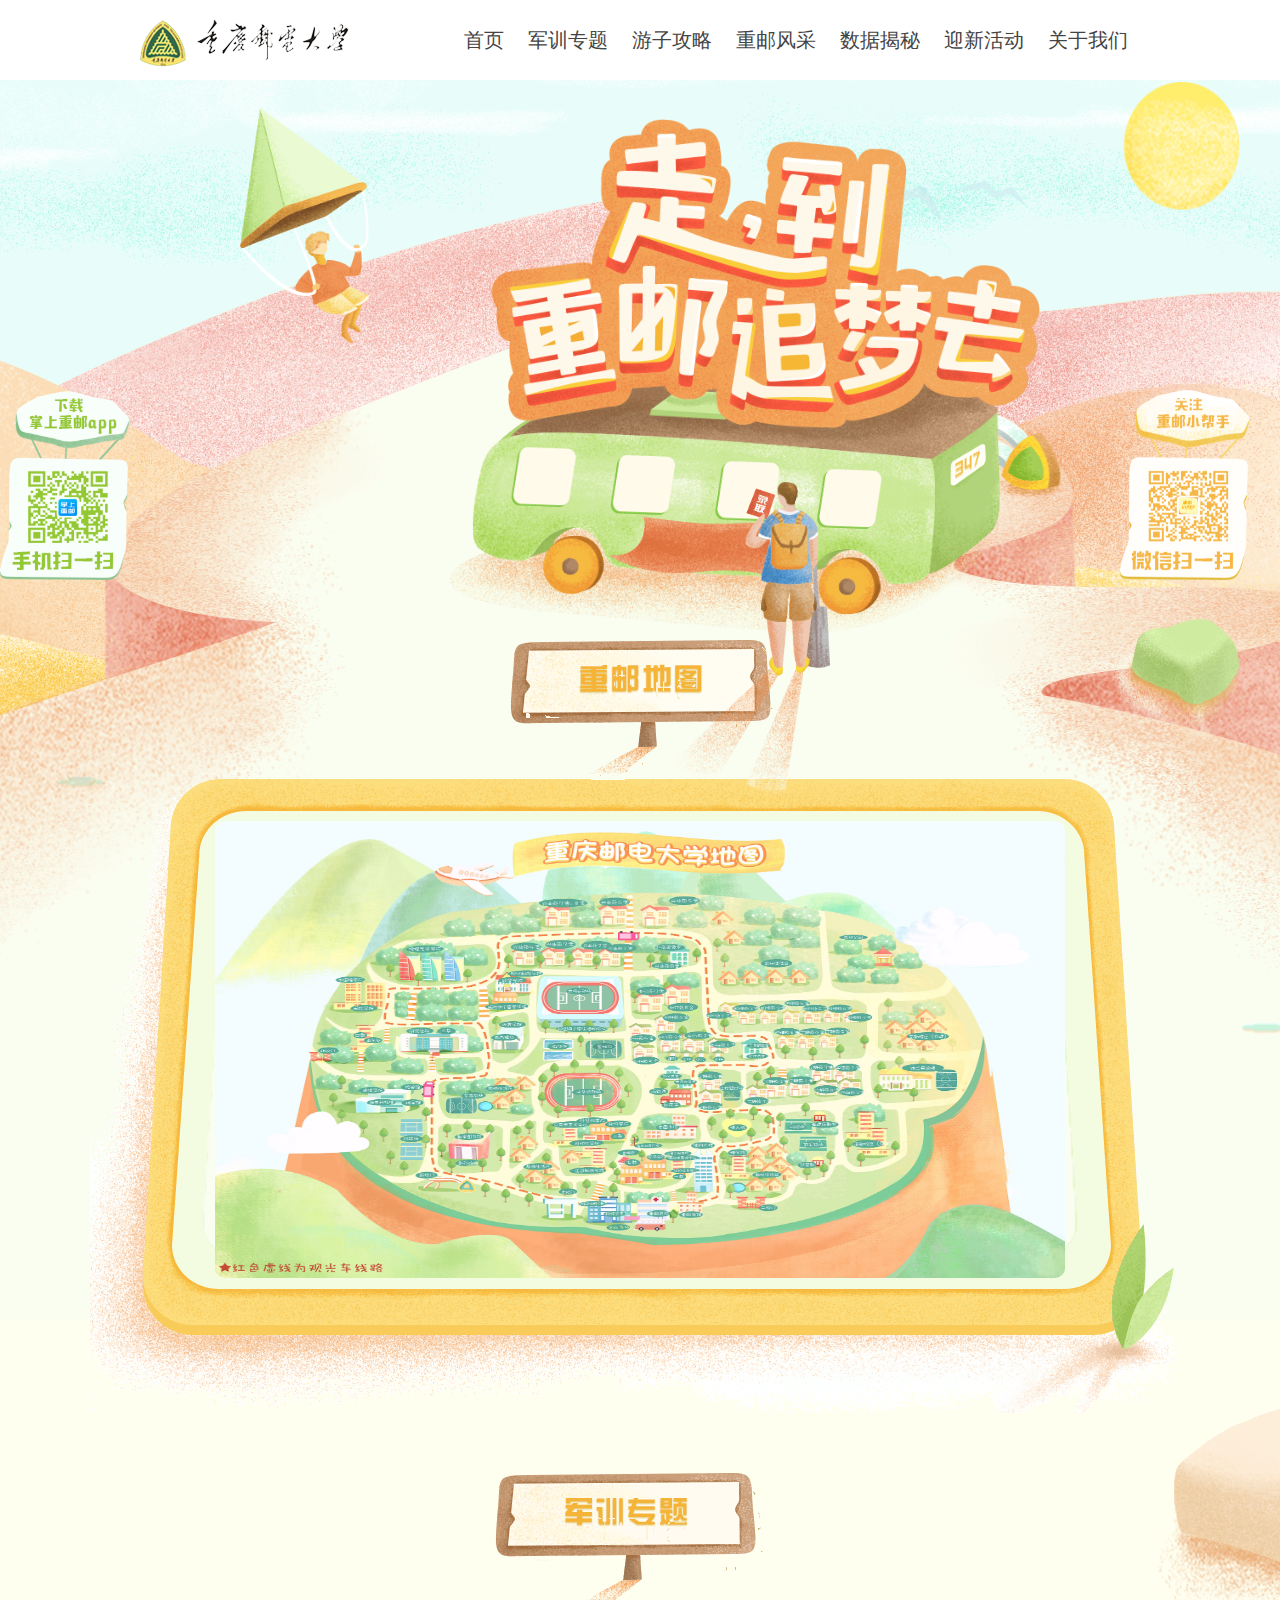
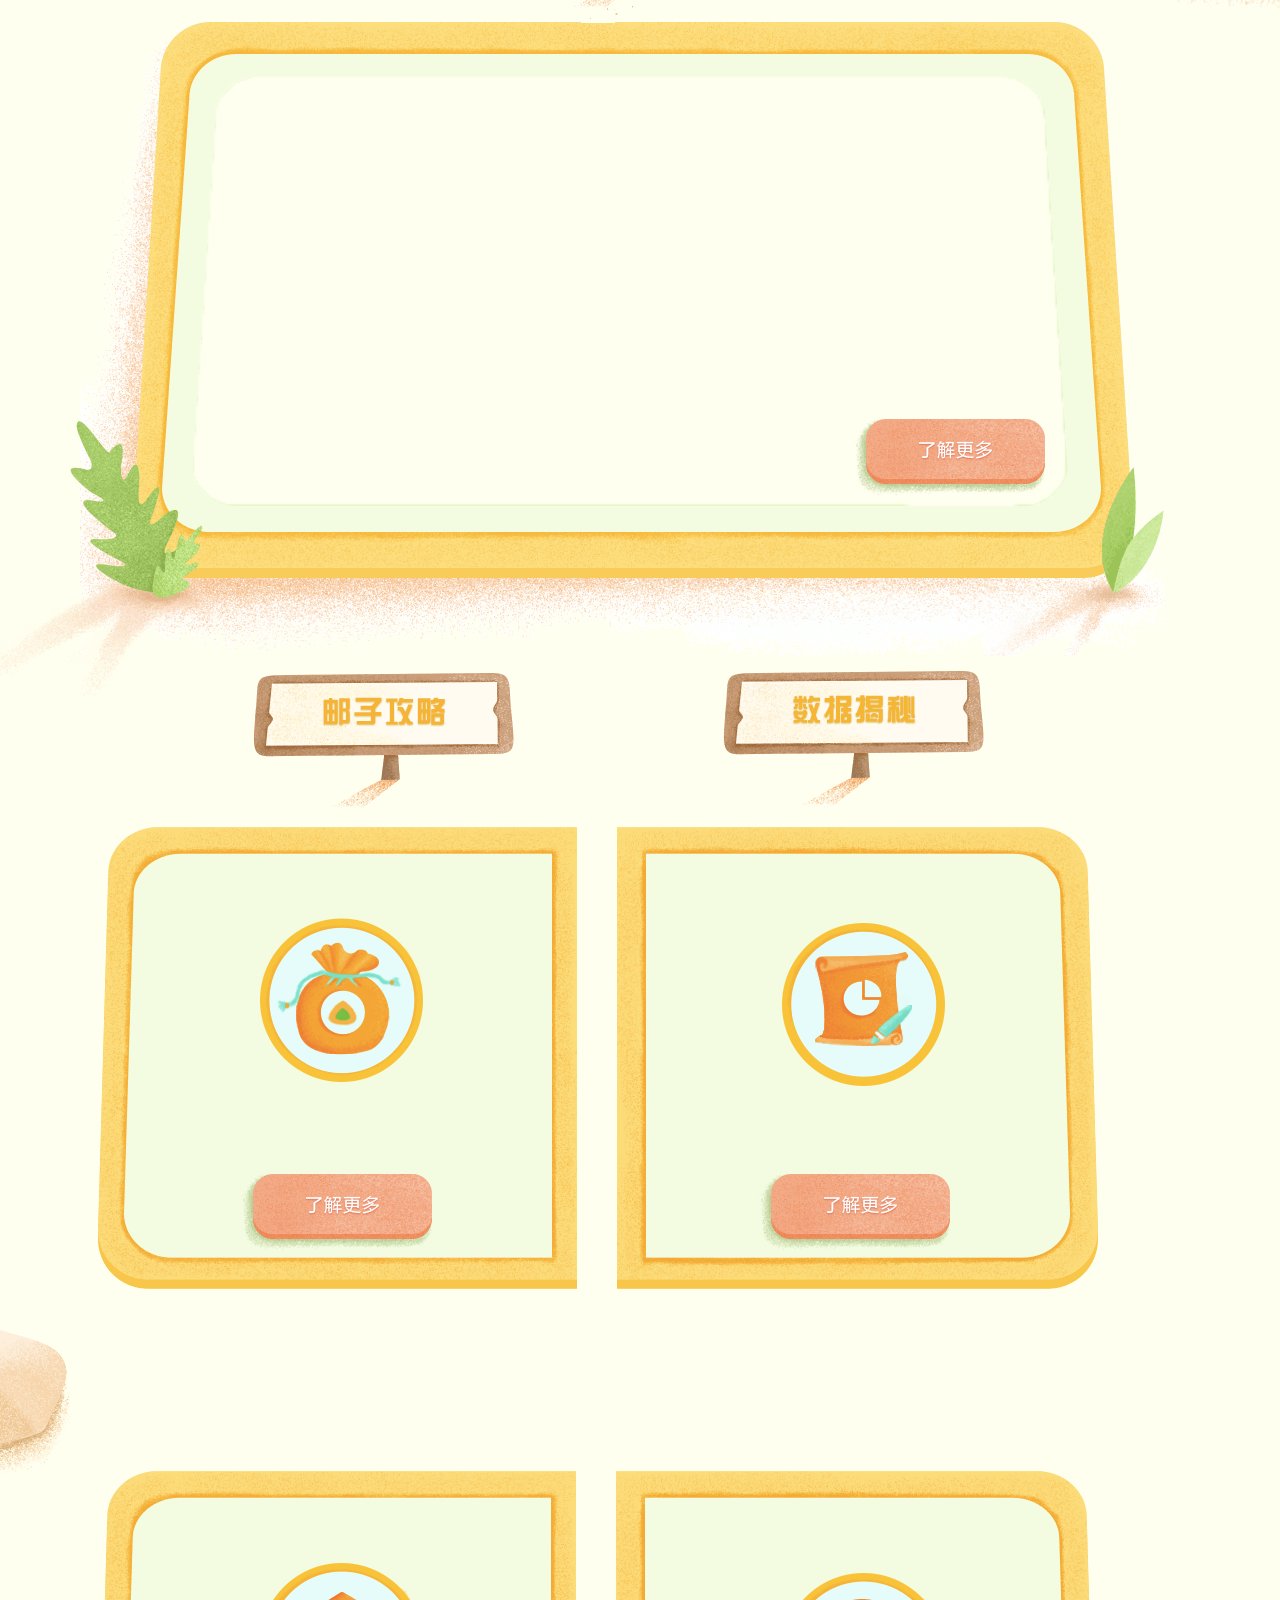
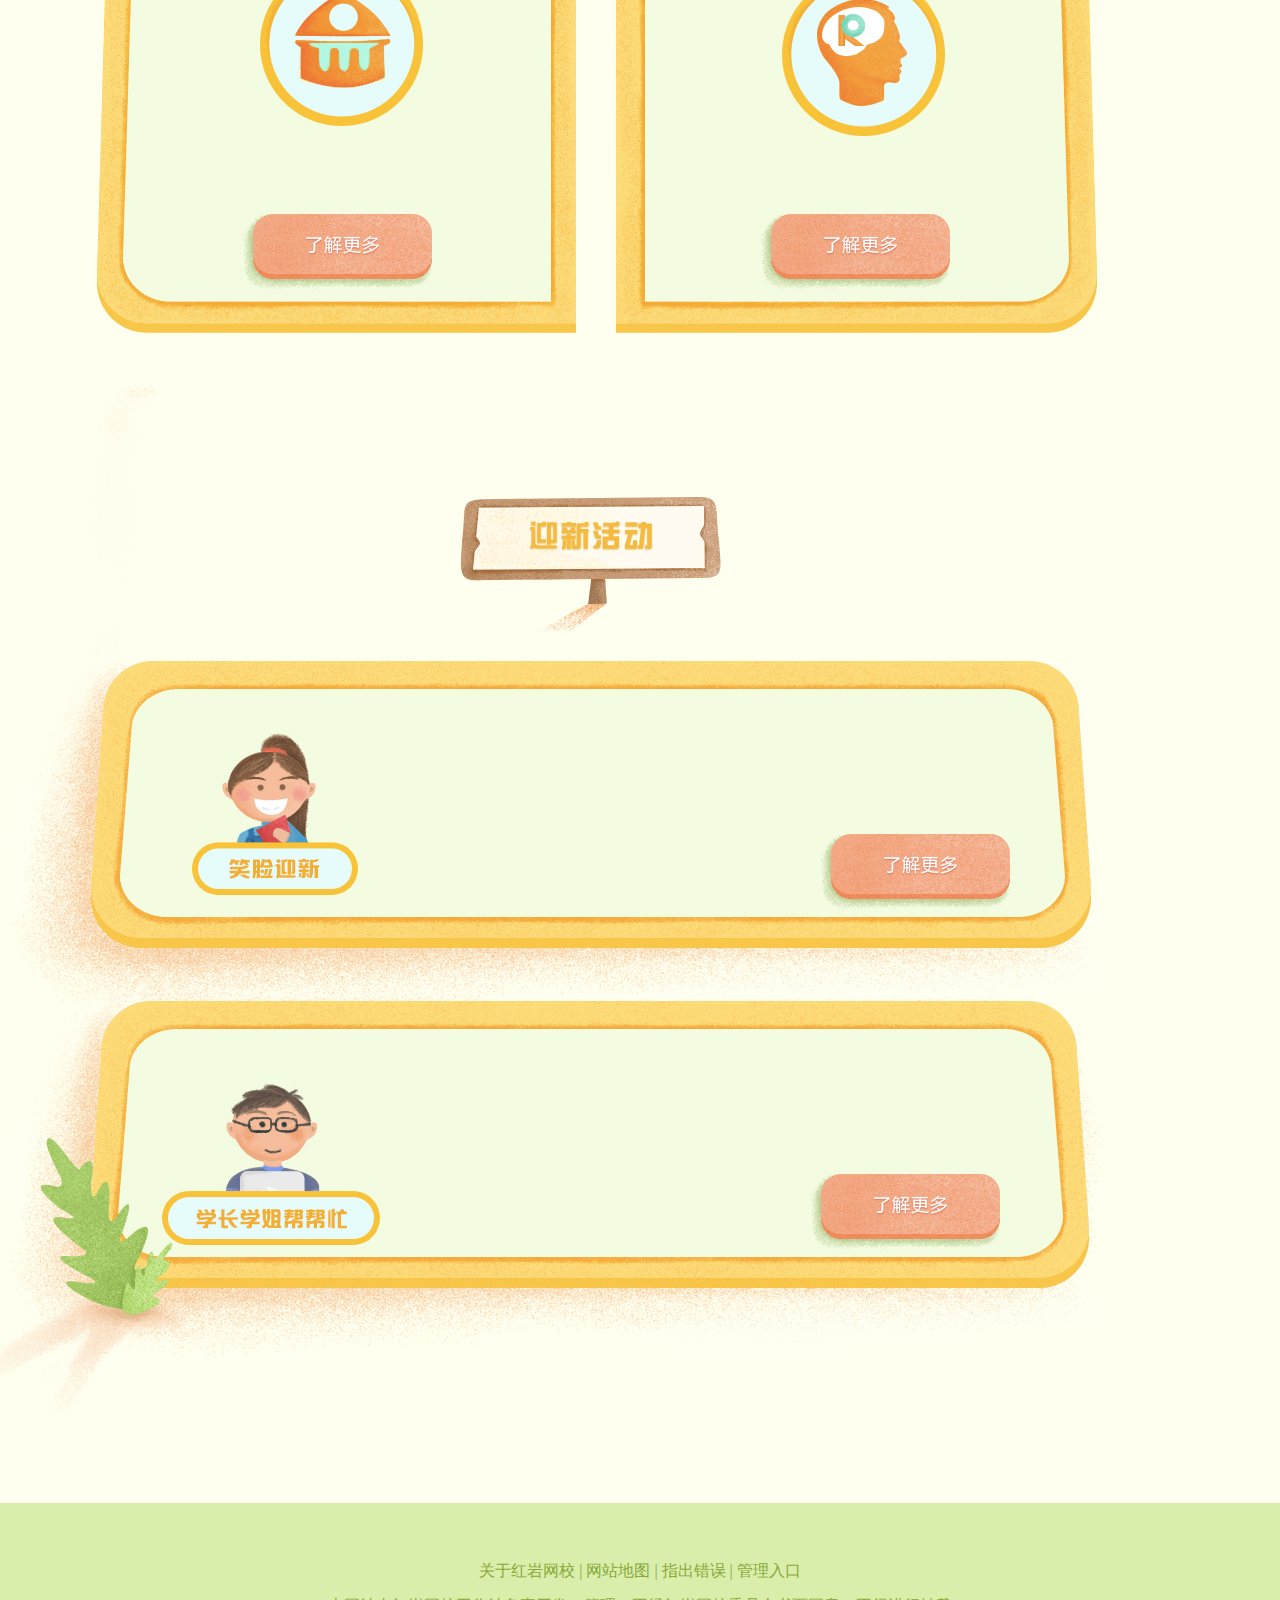
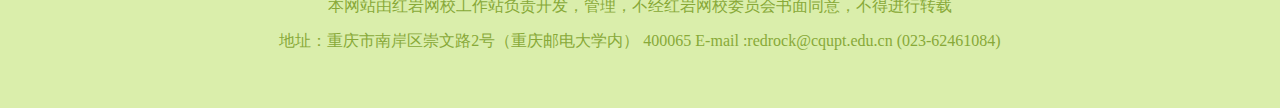
<file: CircleContact/index.html>
<!DOCTYPE html>
<html lang="en">
<head>
<meta charset="UTF-8">
<meta name="viewport"content="width=device-width,initial-scale=1,user-scalable=no">
<title>2017迎新网</title>
<link rel="stylesheet" type="text/css" href="main.css">
</head>
<body>
<div class="nav clearfix">
	<div class="nav-in">
		<div class="ni-l">
			<img src="img/one.png">
		</div>
		<ul class="ni-r">
		    <li>关于我们<div>关于我们</div></li>
			<li>迎新活动<div>迎新活动</div></li>
			<li>数据揭秘<div>数据揭秘</div></li>
			<li>重邮风采<div>重邮风采</div></li>
			<li>游子攻略<div>游子攻略</div></li>
			<li>军训专题<div>军训专题</div></li>
			<li>首页<div>首页</div></li>
		</ul>
	</div>
</div>
<div class="banner clearfix">
<div class="Bigcontainer">
	 <div class="lantian"></div>
	 <div class="shan"></div>
	 <div class="lu"></div>
	 <div class="yishuzi"></div>
	 <div class="car"></div>
	 <div class="flyman"></div>
	 <div class="left"></div>
	 <div class="right"></div>
	 <div class="sun"></div>
	 <div class="passerby"></div>
	 <div class="top"></div>
  <div class="center">
	 	<div class="map"></div>
	 	<div class="border">
	 		<img src="img/map.jpg" class="tinymap">
	 	</div>
	 	<div class="army"></div>
	 	<div class="waikuang">
	 		<img src="img/leaf.png" class="leaf">
	 		<img src="img/button.png" class="button">
	 		<img src="img/rightstone.png" class="rightstone">
	 	</div>
	 	<div class="twolofo">
	 		<img src="img/five.png" class="logo">
	 		<img src="img/six.png" class="logo ps2">
	 	</div>
	 	<div class="fourboxes">
	 	    <img src="img/leftstone.png" class="leftstone">
	 		<img src="img/button.png" class="btn-1">
	 		<img src="img/button.png" class="btn-2">
	 		<img src="img/button.png" class="btn-3">
	 		<img src="img/button.png" class="btn-4">
	 		<img src="img/seven.png" class="mark-1">
	 		<img src="img/eight.png" class="mark-2">
	 		<img src="img/eleven.png" class="mark-3">
	 		<img src="img/twelve.png" class="mark-4">
	 	</div>
	 	<div class="yinxin"></div>
	 	<div class="sec-box">
	 		<img src="img/button.png" class="cerv-1">
	 		<img src="img/button.png" class="cerv-2">
	 		<img src="img/face1.png" class="face-1">
	 		<img src="img/face2.png" class="face-2">
	 		<img src="img/leaf.png" class="leaf2">
	 	</div>
  </div>
</div>
<div>
<div class="footer">
<div class="ft-in">
	<a href="#">关于红岩网校</a>
	|
	<a href="#">网站地图</a>
	|
	<a href="#">指出错误</a>
	|
	<a href="#">
	管理入口
	</a>
	<br>
	本网站由红岩网校工作站负责开发，管理，不经红岩网校委员会书面同意，不得进行转载
	<br>
	地址：重庆市南岸区崇文路2号（重庆邮电大学内） 400065 E-mail :redrock@cqupt.edu.cn (023-62461084)
</div>
</div>
</body>
</html>
</file>
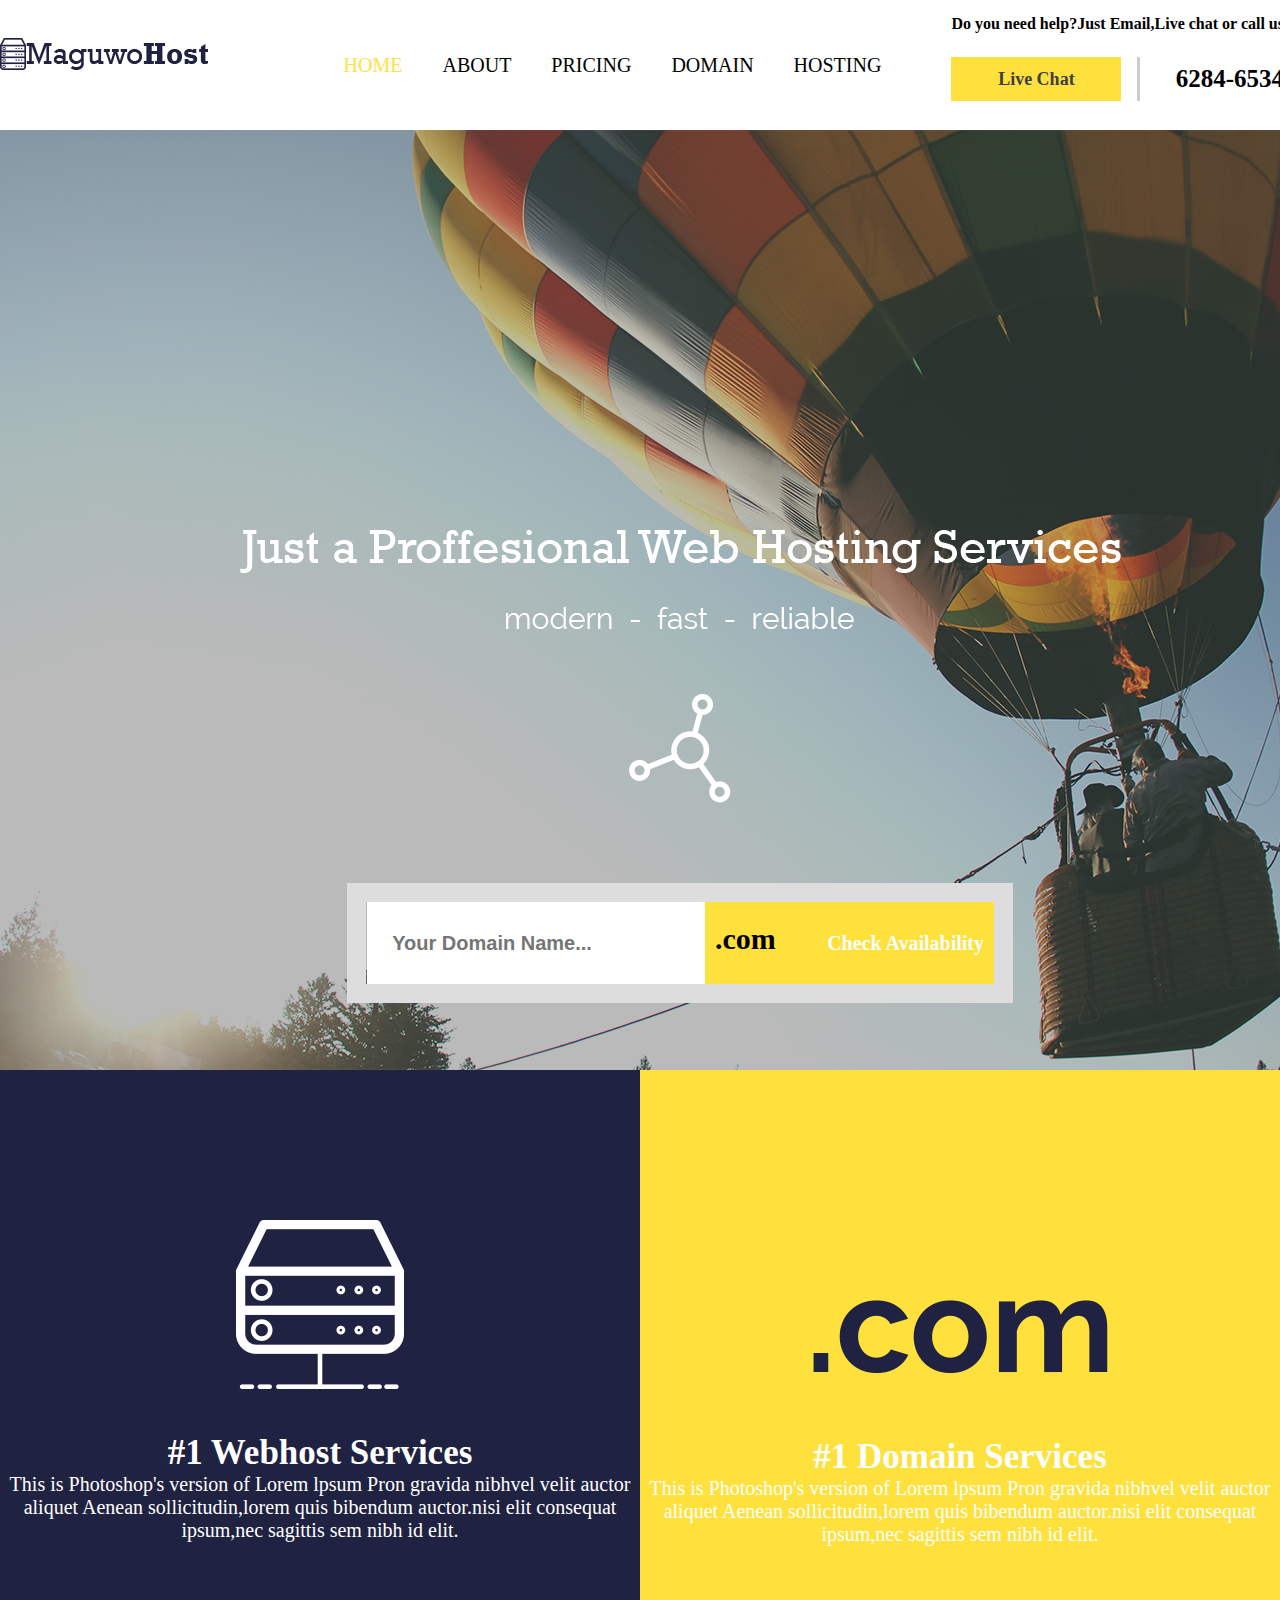
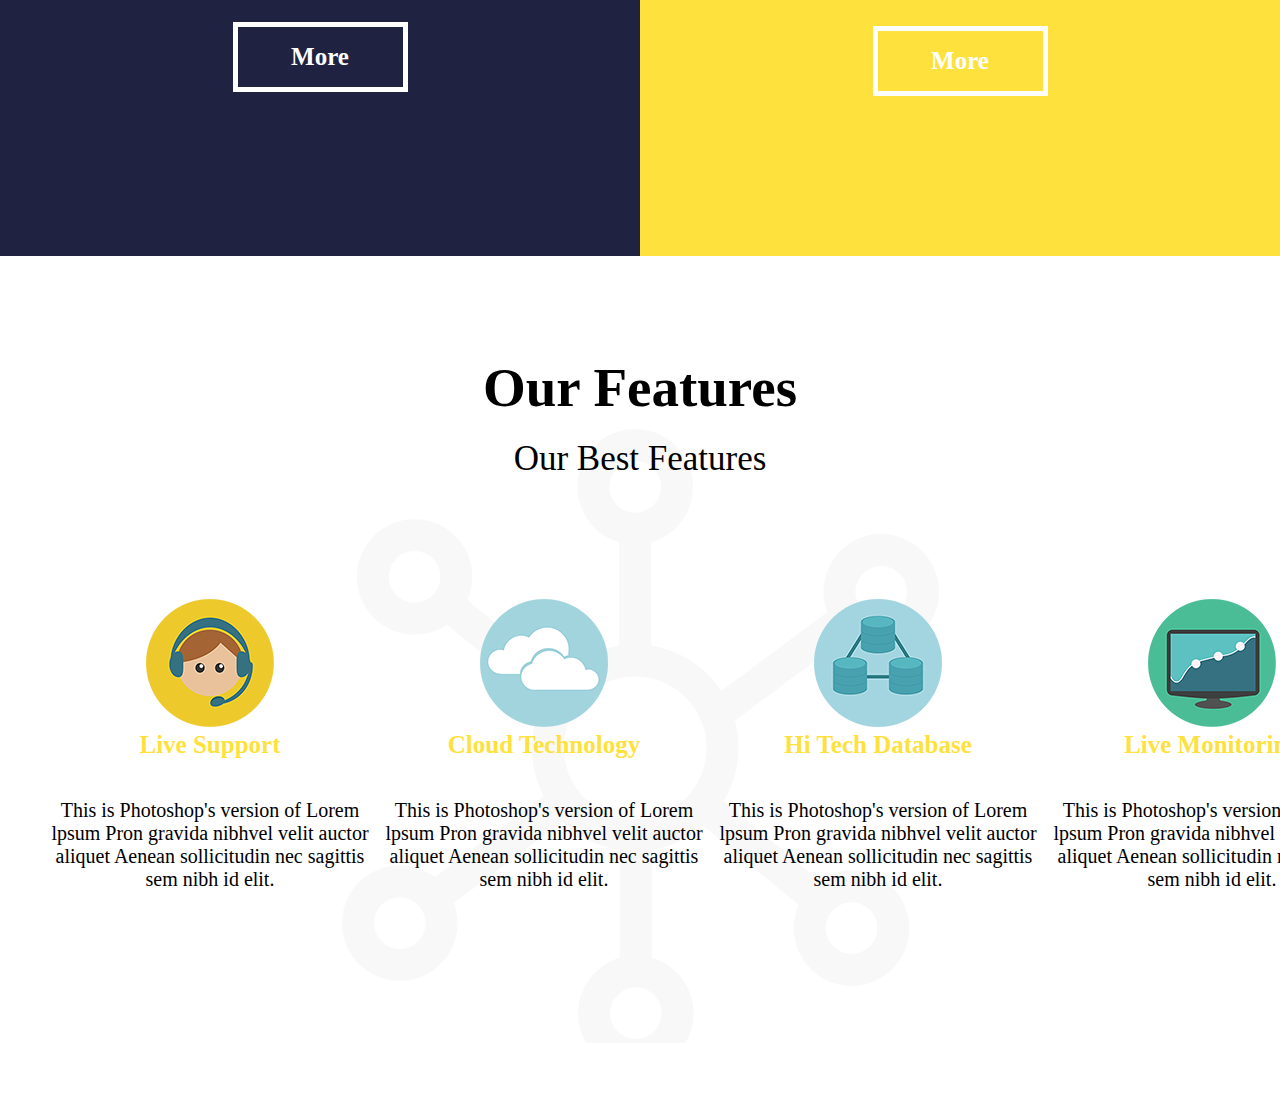
<file: DoubleContact/index.html>
<!DOCTYPE html>
<html lang="en">
<head>
<meta charset="UTF-8">
<title>Frontend Homework 5</title>
<link rel="stylesheet" type="text/css" href="main.css">
</head>
<body>
<header class="clearfix">
	<nav>
		<a href="#" class="nav-left"><img src="img/1.png" alt=""><img src="img/2.png" alt=""></a>
		<div class="nav-Right">
		<div class="nav-center">
			 <ul class="remark">
			 	<li class="mark"><a href="#" style="color:rgb(255,226,67);">HOME</a></li>
			 	<li class="mark"><a href="#">ABOUT</a></li>
			 	<li class="mark"><a href="#">PRICING</a></li>
			 	<li class="mark"><a href="#">DOMAIN</a></li>
			 	<li class="mark"><a href="#">HOSTING</a></li>
			 </ul>
		</div>

		<div class="nav-right">
			<p class="text">Do you need help?Just Email,Live chat or call us</p>
			<div class="nav-right-bottom">
			<div class="livechat"><span>Live Chat</span></div>
			
			<div class="phonenumber"><span>6284-6534</span></div>
			<div class="col"></div>
			</div>
		</div>
	</div>
	</nav>
</header>
<content>
<div class="grey">
<div class="container">
	<div class="main-text">
		<img src="img/5.png">
		<img src="img/9.png" class="gap">
		<img src="img/6.png" class="logo">
		<div class="input-container">
				<input type="text" placeholder=" Your Domain Name..."></input>
			<div class="btn">
		     <span class="btn-left">.com</span>
		     <span class="btn-right">Check Availability</span>
			</div>
		</div>
	</div>
</div>
</div>
<div class="middle-container">
	<div class="middle-left">
		<img src="img/11.png" class="middle-logo">
		<h1>#1 Webhost Services</h1>
		<span class="spatxt">This is Photoshop's version of Lorem lpsum Pron gravida nibhvel
		velit auctor aliquet Aenean sollicitudin,lorem quis bibendum auctor.nisi elit consequat ipsum,nec sagittis sem nibh id elit.</span>
		<br/>
		<div class="more">More</div>
	</div>
	<div class="middle-right">
		<img src="img/10.png" class="right-logo">
		<h1 style="margin-top:60px;">#1 Domain Services</h1>
		<span class="spatxt">This is Photoshop's version of Lorem lpsum Pron gravida nibhvel
		velit auctor aliquet Aenean sollicitudin,lorem quis bibendum auctor.nisi elit consequat ipsum,nec sagittis sem nibh id elit. </span>
		<br/>
		<div class="more">More</div>
	</div>
</div>
<footer>
	<div class="footer-txt">
	    <h2>Our Features</h2>
		<span class="footer-span">Our Best Features</span>
	</div>
	<div class="client">
			<div class="user-fuc">
				<img src="img/13.png">
				<h3>Live Support</h3>
				<span class="spatxt" style="color:black">This is Photoshop's version of Lorem lpsum Pron gravida nibhvel
		velit auctor aliquet Aenean sollicitudin nec sagittis sem nibh id elit. </span>
			</div>
			<div class="user-fuc">
				<img src="img/14.png">
				<h3>Cloud Technology</h3>
				<span class="spatxt" style="color:black">This is Photoshop's version of Lorem lpsum Pron gravida nibhvel
		velit auctor aliquet Aenean sollicitudin nec sagittis sem nibh id elit. </span>
			</div>
			<div class="user-fuc">
				<img src="img/15.png">
				<h3>Hi Tech Database</h3>
				<span class="spatxt" style="color:black">This is Photoshop's version of Lorem lpsum Pron gravida nibhvel
		velit auctor aliquet Aenean sollicitudin nec sagittis sem nibh id elit. </span>
			</div>
			<div class="user-fuc">
				<img src="img/16.png">
				<h3>Live Monitoring</h3>
				<span class="spatxt" style="color:black">This is Photoshop's version of Lorem lpsum Pron gravida nibhvel
		velit auctor aliquet Aenean sollicitudin nec sagittis sem nibh id elit. </span>
			</div>
   </div>
</footer>
</content>
</body>
</html>
</file>
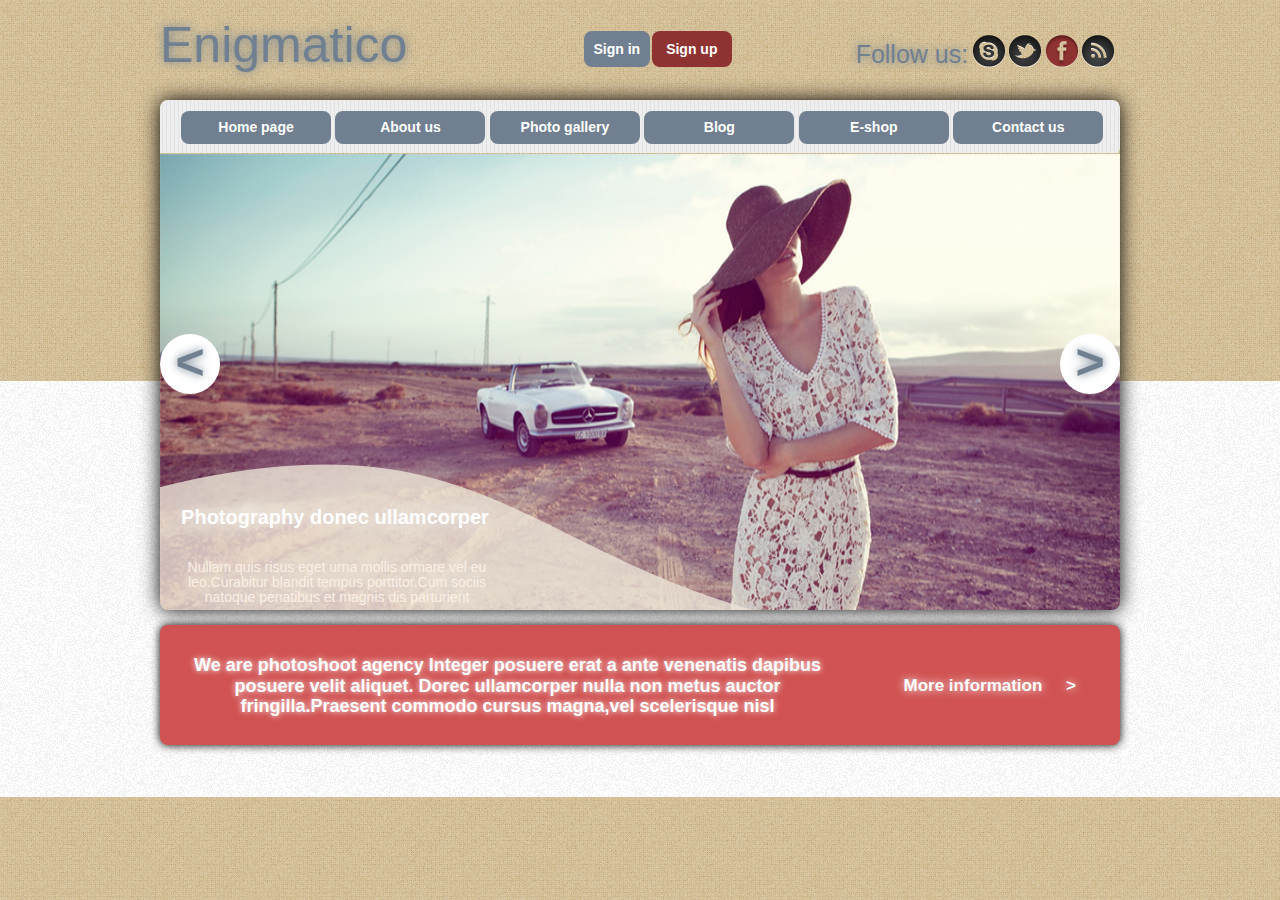
<file: Webpage/index.html>
<!DOCTYPE html>
<html lang="en">
<head>
<meta charset="UTF-8">
<title>Enigmatico</title>
<link rel="stylesheet" type="text/css" href="css/normalize.css">
<link rel="stylesheet" type="text/css" href="css/main.css">
<script type="text/javascript" src="js/jquery.js"></script>
</head>
<body background="img/layout.png">
<div class="super-container">
	<div class="banner clearfix">
		<span>Enigmatico</span>
		    <div class="coin">
			   <div class="icon" style="background:#708090;">Sign in</div><div class="icon" style="background:#8f3232;width:80px;">Sign up</div>
		    </div>
		  <div class="banner-right">
		  	 <span class="txt">Follow us:</span>
		  	    <a href="#"><img src="img/sina.png" class="logo"></a>
		  	       <a href="#"><img src="img/twitter.png" class="logo"></a>
		  	         <a href="#"><img src="img/facebook.png" class="logo"></a>
		  	      <a href="#"><img src="img/wifi.png" class="logo"></a>
		      </div>
		  </div>
<div class="main-container">
	   <div class="nav"><img src="img/nav.png">
		    <div class="nav-container">
				 <a href="#" class="nav-btn">Home page</a>
		            <a href="#" class="nav-btn" id="slide">About us</a>
	                   <div class="show">
		                   <ul class="Light">
					           <li>Consectetur</li>
					        	    <li>Vehicula</li>
					        	        <li>Sit Dapibus Ligula</li>
					        	    <li>Consectetur</li>
					        	<li>Vehicula Sit</li>
					        <li>Dapibus Ligula</li>
					    <li>Consectetur Vehicula</li>	
				    </ul>
	           </div>
            <a href="#" class="nav-btn">Photo gallery</a>
          <a href="#" class="nav-btn">Blog</a>
        <a href="#" class="nav-btn">E-shop</a>
      <a href="#" class="nav-btn">Contact us</a>
    </div>
      </div>
		 <div class="Carousel">
			 <div class="btn-left"><p class="left"><</p></div>
			    <div class="btn-right"><p class="right">></p></div>
			        <div class="Carsel-container">
			           <div class="inner-wrap"><img class="view" src="img/1.png"></div>
		                 <div class="inner-wrap"><img class="view" src="img/2.jpg"></div>
		                   <div class="inner-wrap"><img class="view" src="img/3.jpg"></div>
	                         <div class="inner-wrap"><img class="view" src="img/4.jpg"></div>
		                       <div class="inner-wrap"><img class="view" src="img/5.jpg"></div>
			                 <div class="inner-wrap"><img class="view" src="img/6.jpg"></div>
				           <div class="inner-wrap"><img class="view" src="img/7.jpg"></div>
			            <div class="inner-wrap"><img class="view" src="img/1.png"></div>
		             </div>
	              </div>
               <div class="curtain">
            <img src="img/shape.png">
         </div>
      <div class="cur-inside"><p id="part">Photography donec ullamcorper</p><p id="partwo">Nullam quis risus eget urna mollis ormare vel eu leo.Curabitur blandit
tempus porttitor.Cum sociis natoque penatibus et magnis dis parturient</p>
</div>
  </div>
	 <div class="gap" style="width:960px;height:15px;"></div>
	    <div class="footer">
		   <div class="story"><p>We are photoshoot agency Integer posuere erat a ante venenatis dapibus posuere velit aliquet.
 Dorec ullamcorper nulla non metus auctor fringilla.Praesent commodo cursus magna,vel scelerisque nisl</p>
               </div>
		          <div class="footer-right">
			 <div class="carrot">&nbsp;&nbsp;More information &nbsp;&nbsp;&nbsp;&nbsp;></div>
		 </div>
	</div>
</div>
</body>
<script type="text/javascript">
//二级菜单滑入滑出
$('#slide').mouseenter(function(){
	$('#slide').next('.show').slideDown(500);
});
$('.show').mouseleave(function(){
	$('#slide').next('.show').slideUp(500);
});
//轮播图实现
var flag = true;
var _index = 0;
var imgWidth = $('.view').width();
var innerGroup = $('.inner-wrap');
var rightArrow = $('.btn-right');
var leftArrow = $('.btn-left');
var timer = null;

$(".Carousel").hover(function() {
    //鼠标移入
    clearInterval(timer);
    flag = false;
}, function() {
    flag = true;
    timer = setInterval(go, 3000);
});

function autoGo(bol) {
    //自动行走
    if (bol) {
        timer = setInterval(go, 3000);
    }
}

autoGo(flag);

function go() {
    //计时器的函数
    _index++;
    selectPic(_index);
}

rightArrow.on("click", function() {
    //右箭头
    flag = false;
    clearInterval(timer);
    _index++;
    selectPic(_index);
})
leftArrow.on("click", function() {
    //左箭头
    flag = false;
    clearInterval(timer);
    if (_index == 0) {
        _index = innerGroup.length - 1;
        $(".Carsel-container").css("left", -(innerGroup.length - 1) * imgWidth);
    }
    _index--;
    selectPic(_index);
});

function selectPic(num) {
    $(".Carsel-container").animate({
        left: -num * imgWidth,
    }, 2000, function() {
        //检查是否到最后一张
        if (_index == innerGroup.length - 1) {
            _index %= 7;
            $(".Carsel-container").css("left", "0px");
        }
    })
}
</script>
</html>
</file>
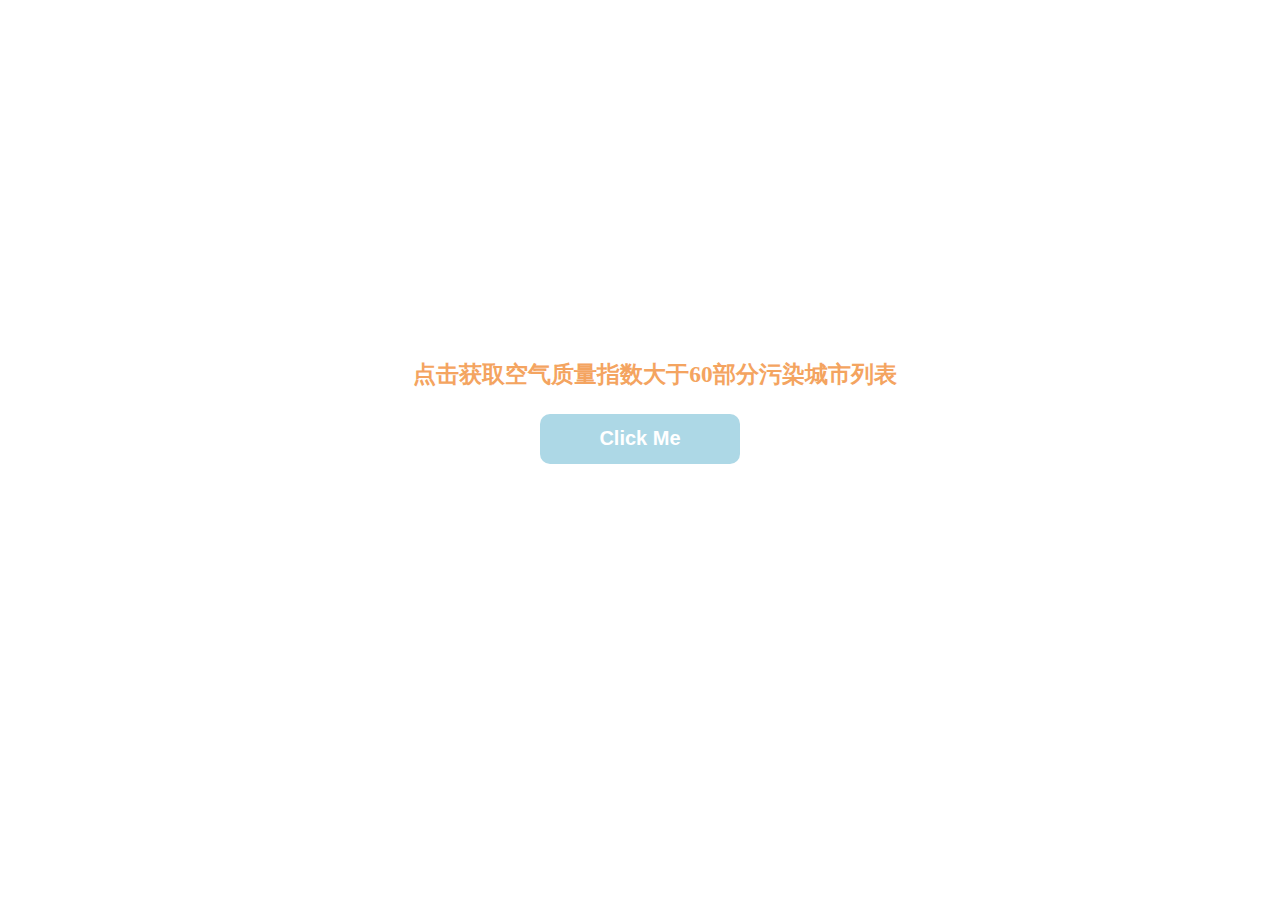
<file: Append/DOM.html>
<!DOCTYPE html>
<html>
<head>
<meta charset="utf-8">
<title>IFE JavaScript Task 01</title>
<style type="text/css">
div{
  position:absolute;
  top:50%;
  left:50%;
  transform:translate(-50%,-50%);
  width:600px;
  height:230px;
  font-size:20px;
  font-weight:bold;
  text-align:center;
  color:#F4A460;
  overflow:hidden;
}
li{
  list-style:none;
  text-align:left;
  position:relative;
  left:178px;
}
#btn{
  width:200px;
  height:50px;
  background:#ADD8E6;
  border:none;
  border-radius:10px;
  outline:none;
  cursor:pointer;
  font-size:20px;
  font-weight:bold;
  color:#fff;
}
h3{
  position:relative;
  left:15px;
}
</style>
</head>
<body>
<div>
<h3>点击获取空气质量指数大于60部分污染城市列表</h3>
<button id="btn" type="none">Click Me</button>
<ul id="aqi-list">
</ul>
</div>
<script type="text/javascript">
  var aqiData = [
  ["西安", 100],
  ["上海", 50],
  ["福州", 10],
  ["广州", 50],
  ["北京", 90],
  ["成都", 90]
];
var number =["一","二","三"];
var btn = document.getElementById("btn");
var j = 0;
btn.onclick = function (){

//方法一
var list ="";
for (var i = 0; i < aqiData.length; i++) {
if (aqiData[i][1]>=60) {
   list += "<li>" + "第" +number[j]+ "名" + "&nbsp;&nbsp;&nbsp;" +aqiData[i][0]+ ":" + "&nbsp;" +aqiData[i][1]+ "</li>";
   var aqi = document.getElementById("aqi-list");
   if (j<=2) {
    aqi.innerHTML = list;
    j++;
   }
  }
}

//方法二
 /*for (var i = 0; i < aqiData.length; i++) {
   if (aqiData[i][1]>=60) {
      var aqi = document.getElementById("aqi-list");
      var elementLi = document.createElement("li"); 
      aqi.appendChild(elementLi);
      elementLi.innerHTML ="第" +number[j]+ "名" + "&nbsp;&nbsp;&nbsp;" +aqiData[i][0]+ ":" +aqiData[i][1];
      j++;
    }
   }*/

};
</script>
</body>
</html>
</file>
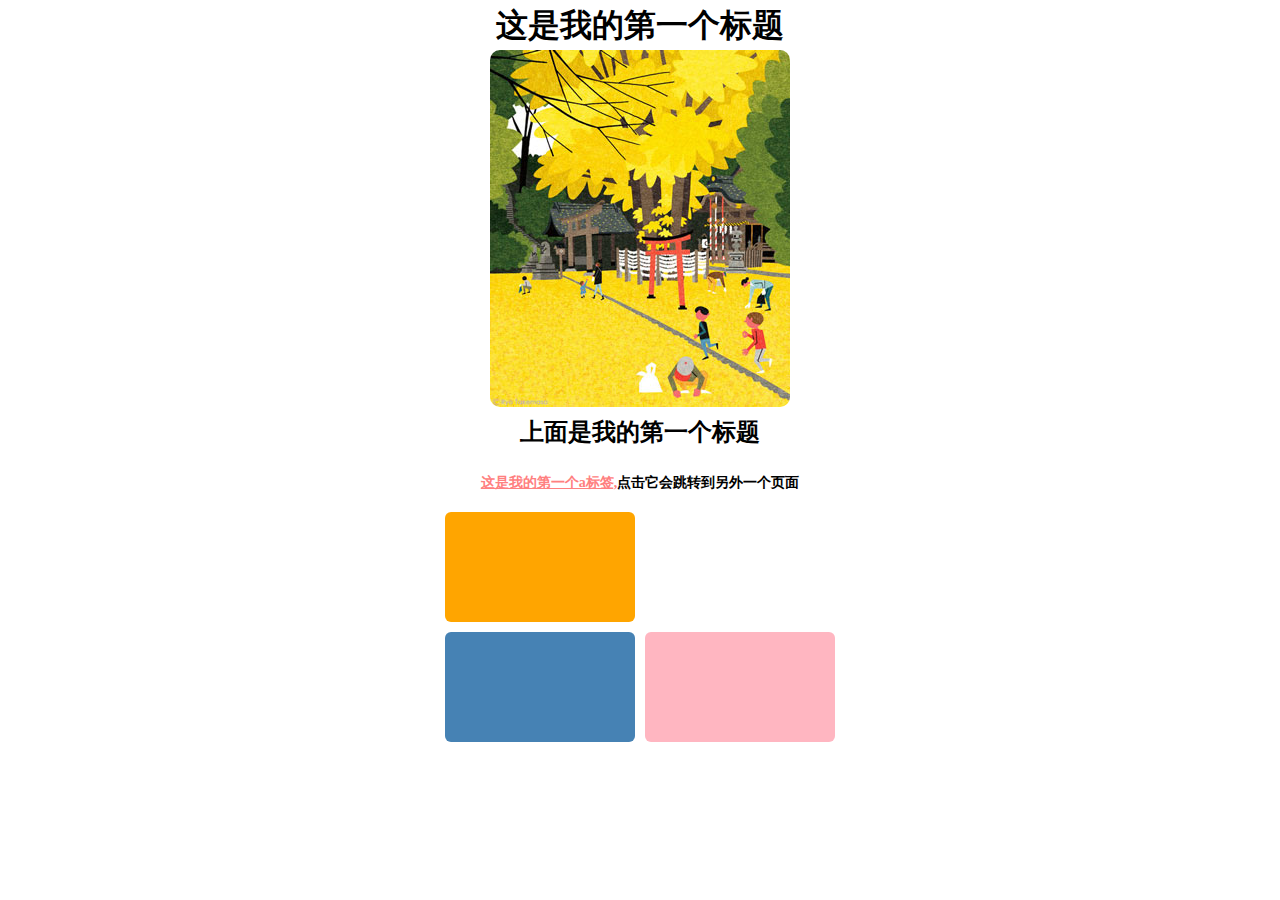
<file: Tiny/demo.html>
<!DOCTYPE html>
<html lang="en">
<head>
	<meta charset="UTF-8">
	<title>预习作业</title>
	<link rel="stylesheet" type="text/css" href="demo.css">
</head>
<body>
	<div class="header"><h1>这是我的第一个标题</h1></div>
	<div class="img-container"><img src="4.jpg"></div>
	<div class="header"><h2>上面是我的第一个标题</h2></div>
	<div class="header"><a href="http://baidu.com" target="_blank">这是我的第一个a标签,</a><p>点击它会跳转到另外一个页面</p></div>
	<div class="forth-container">
		<div class="inside"></div>
		<div class="inside" style="display:block;visibility:hidden;"></div>
		<div class="inside" style="background:#4682B4;"></div>
		<div class="inside" style="background:#FFB6C1;"></div>
	</div>
</body>
</html>
</file>
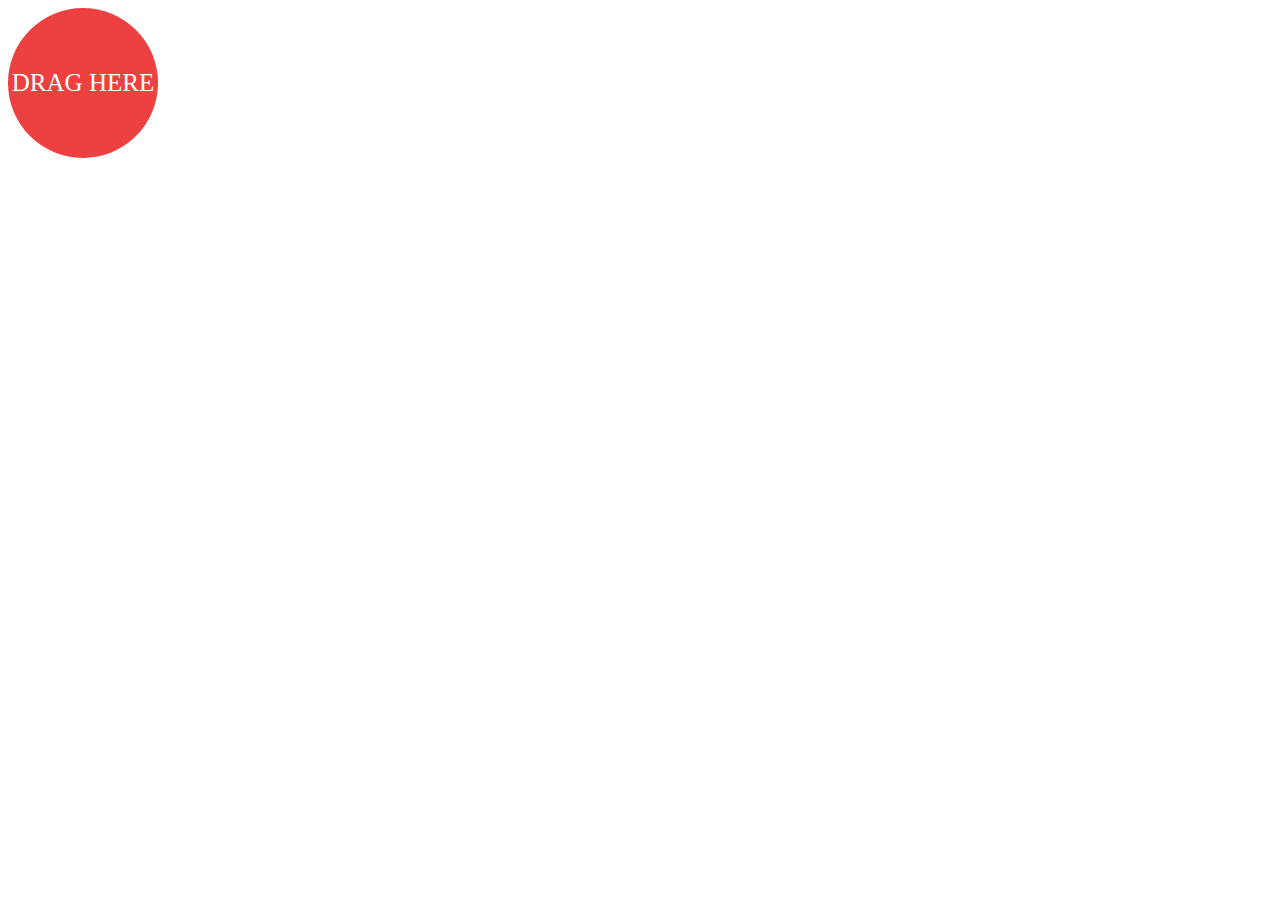
<file: Triple/Drag.html>
<!DOCTYPE html>
<html lang="en">
<head>
<meta charset="UTF-8">
<title>Drag</title>
</head>
<body>
</body>
<script>
document.querySelector("body").insertAdjacentHTML("afterBegin","<div>DRAG HERE</div>");
var obj = document.querySelector("div");
obj.style.cssText = "width:150px;height:150px;background:#ed4040;border-radius:50%;position:relative;cursor:pointer;color:#fff;text-align:center;line-height:150px;font-size:25px;"
obj.addEventListener("mousedown",start)
 function start(event){
 	deltaX=event.clientX-obj.offsetLeft;
 	deltaY=event.clientY-obj.offsetTop;
 	document.addEventListener("mousemove",move)
 	document.addEventListener("mouseup",stop)
 	return false;
 }
function move(event){
screenHeighgt = document.documentElement.clientHeight;
diffHeight = screenHeighgt - 185;
screenWidth = document.documentElement.clientWidth;
diffWidth = screenWidth - 175;
	let Vleft = event.clientX-deltaX;
	var Vtop = event.clientY-deltaY;
	obj.style.left = Vleft + 'px';
	obj.style.top = Vtop + 'px';
    if (Vleft<0){
    obj.style.left = 0;
    }else if (Vleft>diffWidth) {
    obj.style.left = diffWidth + 'px';
    }
    if (Vtop<0){
    obj.style.top = 0;
    }else if (Vtop>diffHeight) {
    obj.style.top = diffHeight + 'px';
    }
	return false;
}
function stop(){
 	document.removeEventListener("mousemove",move)
 	document.removeEventListener("mouseup",stop)
}
</script>
</html>
</file>
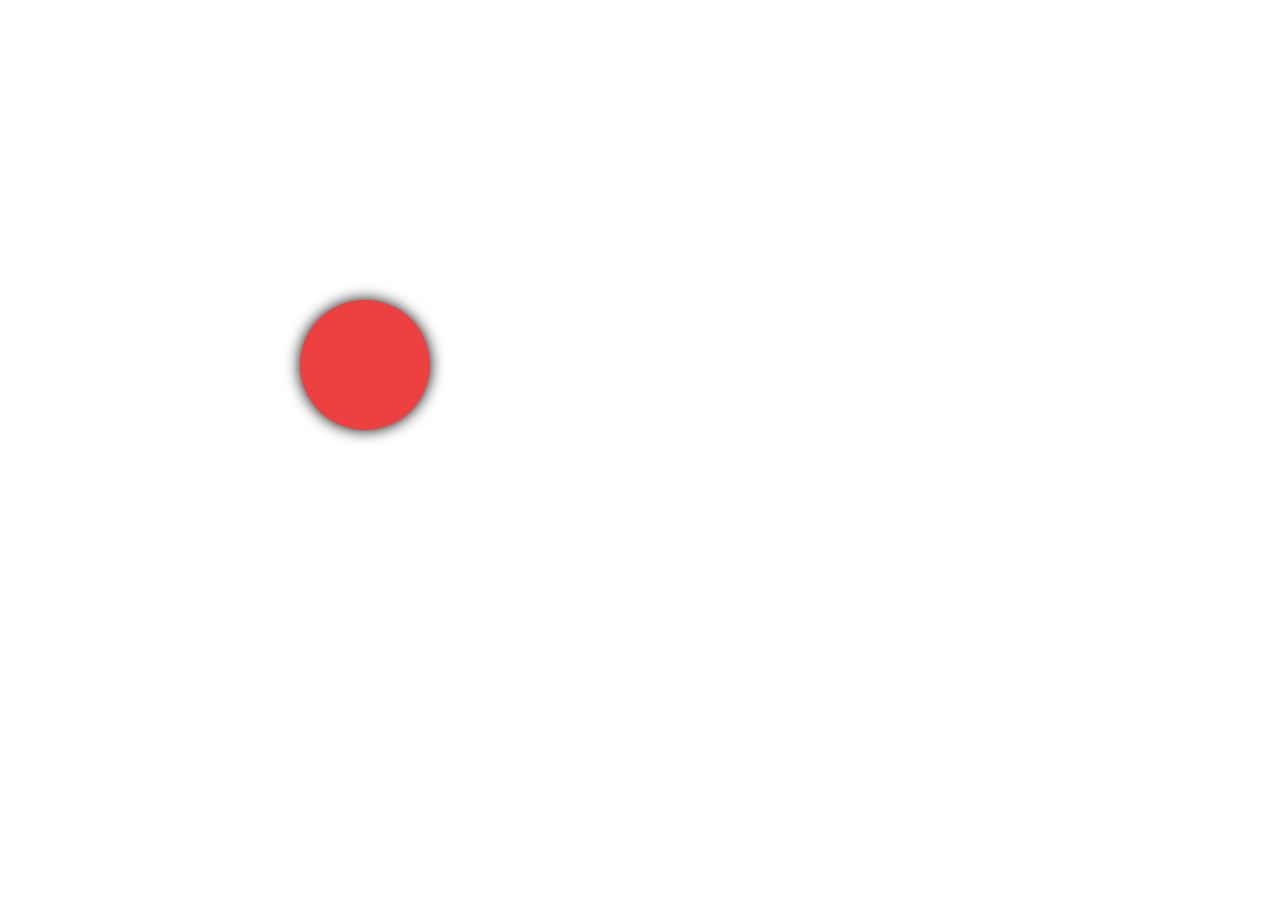
<file: Triple/In And Back.html>
<!DOCTYPE html>
<html lang="en">
<head>
<meta charset="UTF-8">
<title>Sixth</title>
</head>
<body>
</body>
<script>
document.querySelector("body").insertAdjacentHTML("afterBegin","<div></div>"); 
var DIV = document.querySelector("div");
DIV.style.cssText = "width:130px;height:130px;border-radius:50%;background:#ed4040;transition:all 2s ease;position:absolute;left:300px;top:300px;cursor:pointer;box-shadow:0 0 15px;";
DIV.addEventListener("click",function (event){
	DIV.style.cssText += "margin-left:800px;";
	DIV.style.background = getRandomColor();
	setTimeout(function(){
		DIV.classList.add("mark")
	},2000)
	if (DIV.getAttribute("class") == "mark") {
    DIV.style.cssText += "margin-left:0px;";
    DIV.style.background = getRandomColor(); 
    setTimeout(function(){
		DIV.classList.add("remark")
	},2000)
    }
    if (DIV.getAttribute("class") == "mark remark") {
    	DIV.style.cssText += "margin-left:800px;";
    	DIV.style.background = getRandomColor();
    	setTimeout(function(){
    		DIV.classList.remove("remark")
    	}) 
    }
},false)
var getRandomColor = function(){
  return '#'+('00000'+(Math.random()*0x1000000<<0).toString(16)).slice(-6);
}
</script>
</html>
</file>
<file: CircleContact/main.css>
*{margin:0;padding:0;transition:all 0.2s ease-in-out;}
body{background:#FFFFF0; }
.clearfix::after{
	content:"";
	display:block;
	clear:both;
	height:0;
	visibility:hidden;
}
.nav{
	width:100%;
	height:80px;
	background:#fff;
	position:fixed;
	z-index:100;
}
.nav-in{
	width:1000px;
	height:100%;
	margin:0 auto;
    overflow:hidden;
}
.ni-l{
	width:219px;
	height:48px;
	margin:20px 0;
	float:left;
}
.ni-l img{
	width:100%;
	height:100%;
	cursor:pointer;
}
.ni-r{
	list-style:none;
	height:80px;
	float:right;
}
.ni-r li{
	overflow:hidden;
	position:relative;
	line-height:80px;
	height:80px;
	font-size:20px;
	float:right;
	text-align:center;
	cursor:pointer;
	padding:0 6px;
	color:#444;
	transition:all 0.2s ease-in-out;
}
.ni-r li div{
	color:#fff;
	width:100%;
	height:80px;
	background:#b8e888;
	margin:0 auto;
	line-height:80px;
	padding:0 6px;
	font-size:20px;
	margin-top:20px;
}
.ni-r li:hover div{
    transform:translate(0px,-100px);
}
.banner{
	width:100%;
	margin:0 auto;
	overflow-x:hidden;
}
.Bigcontainer{
	width:100%;
	position:relative;
	z-index:1;
}
.lantian{
	height:650px;
	background:url(img/lantian.png)
	no-repeat center center;
}
.shan{
	height:986px;
	background:url(img/shan.png)
	no-repeat center center;
	margin-top:-450px;
}
.lu{
	height:994px;
	background:url(img/lu.png)
	no-repeat center center;
	margin-top:-860px;
}
.yishuzi{
	position:relative;
	width:640px;
	height:2000px;
	background:url(img/yishuzi.png)
	no-repeat center center;
	background-size:contain;
	margin-top:-2040px;
	margin-left:400px;
	z-index:5;
}
.car{
	width:550px;
	height:2000px;
	background:url(img/car.png)
	no-repeat center center;
	background-size:contain;
	margin-top:-1770px;
	margin-left:450px;
}
.flyman{
	position:absolute;
	top:100px;
	left:240px;
	width:130px;
	height:250px;
	background:url(img/flyman.png)
	no-repeat center center;
	background-size:contain;
}
.left{
	position:fixed;
	top:360px;
	left:0px;
	width:130px;
	height:250px;
	background:url(img/zscy.png)
	no-repeat center center;
	background-size:contain;
	z-index:222;
}
.right{
	position:fixed;
	top:360px;
	right:30px;
	width:130px;
	height:250px;
	background:url(img/cyxbs.png)
	no-repeat center center;
	background-size:contain;
	z-index:222;
}
.sun{
    position:absolute;
    top:80px;
    right:40px;
	width:395px;
	height:140px;
	background:url(img/sun.png)
	no-repeat center center;
	background-size:contain;
}
.passerby{
    position:absolute;
    top:480px;
    right:450px;
	width:160px;
	height:320px;
	background:url(img/passerby.png)
	no-repeat center center;
	background-size:contain;
}
.top{
	position:fixed;
	top:550px;
	right:40px;
	width:130px;
	height:250px;
	background:url(img/top.png)
	no-repeat center center;
	background-size:contain;
	z-index:222;
}
.center{
	width:1100px;
	margin:0 auto;
	margin-top:-900px;
	text-align:center;
}
.map{
	width:261px;
	height:136px;
	background:url(img/map.png)
	no-repeat center center;
	margin:30px auto;
}
.border{
	width:1085px;
	height:767px;
	background:url(img/three.png)
	no-repeat center center;
	margin-top:-160px;
}
.tinymap{
	width:850px;
	height:457px;
	border-radius:10px;
    margin-top:175px;
    margin-left:15px;
}
.army{
	width:261px;
	height:136px;
	background:url(img/armyflag.png)
	no-repeat center center;
	margin:60px auto;
	position:relative;
	right:15px;
}
.waikuang{
	width:1085px;
	height:767px;
	background:url(img/three.png)
	no-repeat center center;
	margin-top:-180px;
	position:relative;
	right:10px;
}
.leaf{
	position:absolute;
	bottom:-40px;
	left:-100px;
}
.button{
	position:absolute;
	bottom:160px;
	right:120px;
}
.logo{
	margin:0 80px;
}
.ps2{
	position:relative;
	top:8px;
}
.fourboxes{
	position:relative;
	width:1010px;
	height:1134px;
	background:url(img/waikuang.png)
	no-repeat center center;
}
.btn-1{
	position:absolute;
	top:360px;
	left:150px;
}
.btn-2{
	position:absolute;
	top:360px;
	right:150px;
}
.btn-3{
	position:absolute;
	top:1000px;
	left:150px;
}
.btn-4{
	position:absolute;
	top:1000px;
	right:150px;
}
.mark-1{
	position:absolute;
	top:100px;
	left:170px;
}
.mark-2{
	position:absolute;
	top:110px;
	right:155px;
}
.mark-3{
	position:absolute;
	top:750px;
	left:170px;
}
.mark-4{
	position:absolute;
	top:760px;
	right:155px;
}
.yinxin{
	width:261px;
	height:136px;
	background:url(img/yinxin.png)
	no-repeat center center;
	margin:150px auto;
	position:relative;
	right:50px;
}
.sec-box{
	position:relative;
	height:1120px;
	margin-left:-180px;
	margin-top:-400px;
	background:url(img/sixteen.png)
	no-repeat center center;
	background-size:contain;
}
.cerv-1{
	position:absolute;
	top:450px;
	right:180px;
}
.cerv-2{
	position:absolute;
	top:790px;
	right:190px;
}
.face-1{
	position:absolute;
	top:350px;
	left:280px;
}
.face-2{
	position:absolute;
	top:700px;
	left:250px;
}
.leaf2{
	position:absolute;
	bottom:90px;
	left:40px;
}
.rightstone{
	position:absolute;
	top:-100px;
	right:-250px;
}
.leftstone{
	position:absolute;
	top:480px;
	left:-250px;
}
.footer{
	width:100%;
	background:#daeeab;
}
.ft-in{
	width:1000px;
	margin:0 auto;
	text-align:center;
	line-height:35px;
	font-size:16px;
	color:#88a938;
	padding:50px;
}
.ft-in a{
	color:#88a938;
	text-decoration:none;
}
</file>
<file: DoubleContact/main.css>
*{margin:0;padding:0;}
header{
	width:100%;
	height:130px;
	z-index:10;
}
nav{
	margin:0 auto;
	width:1284px;
	overflow:hidden;
}
a{
	text-decoration:none;
	color:black;
}
.nav-left{
	display:inline-block;
	height:112px;
	line-height:130px;
}
.nav-Right{
	float:right;
}
.nav-right{
	float:right;
	height:97px;
	padding-top:15px;
	zoom:1;
	margin-left:50px;
}
.text{
	font-size:16px;
	font-weight:bold;
	white-space:nowrap;
}
.nav-right-bottom{
	margin-top:24px;
}
.livechat{
	display:inline-block;
	width:170px;
	height:44px;
	background-color:rgb(255,225,62);
	text-align:center;
	line-height:44px;
	font-size:18px;
	font-weight:bold;
	color:rgb(64,62,65);
	cursor:pointer;
}
.col{
    float:right;
	width:3px;
	height:44px;
	background:#ccc;
}
.phonenumber{
	float:right;
	line-height:44px;
	height:44px;
	font-size:25px;
	font-weight:bold;
	padding-left:36px;
}
.nav-center{
	float:left;
    width:auto;
	text-align:center;
}
.clearfix::after,.clearfix::before{
	content:"";
	display:table;
}
.clearfix::after{
	clear:both;
}
.mark{
	height:112px;
	line-height:130px;
	list-style:none;
	float:left;
	font-size:20px;
	padding:0 20px ;
}
content{
	display:block;
	width:100%;
	height:940px;
	background:url(img/4.png)
	no-repeat center center;
	background-size:cover;
}
.container{
	width:1066px;
	height:870px;
	margin:0 auto;
	position:relative;
}
.main-text{
	position:absolute;
	top:400px;
	left:80px;
	text-align:center;
}
.grey{
	width:100%;
	height:100%;
	background:url(img/8.png)
	no-repeat center center;
	background-size:cover;
}
.gap{
	margin-top:30px;
}
.logo{
	display:block;
	margin:0 auto;
	margin-top:60px;
}
.ipt-container{
	margin-top:30px;
	width:588px;
	border:19px solid;
	border-color: rgb(221,221,221);
}
.context{
	width:299px;
	height:59px;
	outline:none;
}
.input-container{
	display:inline-table;
	margin-top:80px;
	border:19px solid;
	border-color:rgb(221,221,221);
}
.btn{
	display:table-cell;
	width:289px;
	background:rgb(255,225,62);
	cursor:pointer;
	position:relative;
}
input{
	display:table-cell;
	outline:none;
	width:299px;
	height:62px;
	border:2px;
	padding:10px 20px;
	font-size:20px;
	font-weight:bold;
	position:relative;
	left:1px;
}
.btn-left{
	position:absolute;
	left:10px;
	top:20px;
	font-size:30px;
	font-weight:bold;
}
.btn-right{
	position:absolute;
	right:10px;
	top:30px;
	font-size:20px;
	font-weight:bold;
	color:#fff; 
}
.middle-container{
	width:100%;
	background:rgb(255,225,62);
	position:relative;
}
.middle-left{
	width:50%;
	height:786px;
	background:rgb(32,34,66);
	text-align:center;
}
.middle-logo{
	margin-top:150px;
}
h1{
	font-size:35px;
	color:#fff;
	margin-top:40px;
}
.spatxt{
	font-size:20px;
	color:#fff;
}
.more{
	display:inline-block;
	width:165px;
	height:60px;
	border:5px solid #fff;
	margin-top:80px;
	font-size:25px;
	color:#fff;
	font-weight:bold;
	line-height:60px;
	cursor:pointer;
}
.middle-right{
	position:absolute;
    top:0;
    right:0;
    width:50%;
    height:786px;
    text-align:center;
}
.right-logo{
	margin-top:230px;
}
footer{
	width:100%;
	height:760px;
	background:url(img/12.png)
	no-repeat center center;
}
.footer-txt{
	width:1000px;
	margin:0 auto;
	margin-top:100px;
	text-align:center;
}
h2{
	font-size:55px;
	font-weight:bold;
}
.footer-span{
	display:inline-block;
	font-size:35px;
    margin-top:20px;
}
.client{
   margin:0 auto;
   width:1380px;
   padding:0 30px 0 45px;
}
.user-fuc{
	display:inline-block;
	width:330px;
	height:360px;
	text-align:center;
	margin-top:120px;
}
h3{
	font-size:25px;
	color:rgb(255,225,62);
	margin-bottom:40px;
}
</file>
<file: Webpage/css/main.css>
*{font-family: "Microsoft YaHei", "Arial Narrow", sans-serif;}
.super-container{
    width:960px;
    height:100vh;
    margin:0 auto;
    z-index:1;
}
.banner{
	width:960px;
	height:90px;
	position:relative;
}
.clearfix::after{
	display:block;
	height:0;
	visibility:hidden;
	clear:both;
}
span{
	text-shadow:0 0 10px;
	font-size:50px;
	line-height:90px;
	color:#708090;
}
.coin{
    display:inline-block;
    margin-left:170px;
}
.icon{
	display:inline-block;
	width:66px;
	height:36px;
	border-radius:8px;
	color:#ffffff;
	font-size:14px;
	font-weight:bold;
	text-align:center;
	line-height:36px;
	margin-left:2px;
	position:relative;top:-8px;
	cursor:pointer;
	transition:0.6s;
}
.icon:hover{
	text-shadow:0 0 20px;
}
.banner-right{
	position:absolute;
	top:9px;right:6px;
}
.txt{
	font-size:25px;
}
.logo{
	position:relative;
	top:5px;
}
.logo:hover{opacity:0.7;}
.main-container{
	width:960px;
	height:510px;
	margin-top:10px;
	border-radius:8px;
	overflow:hidden;
	position:relative;
	box-shadow:0 0 20px;
}
.main-container::after{
	display:block;
	height:0;
	visibility:hidden;
	clear:both;
}
.nav-container{
    position:absolute;
    top:10px;
    left:21px;
    text-align:center;
    line-height:33px;
}
.nav-btn{
	display:inline-block;
    width:150px;
    height:33px;
    text-decoration:none;
    font-size:14px;
    font-weight:bold;
    color:#ffffff;
    border-radius:8px;
    background:#708090;
    transition:0.6s;
}
.nav-btn:hover{
	text-shadow:0 0 20px;
}
.show{
    display:none;
	position:absolute;
	top:33px;left:154px;
	width:150px;
	height:275px;
	border-radius:8px;
	overflow:hidden;
	background:#708090;
	z-index:2;
}
.show ul{
	list-style:none;
}
.show ul li{
    position:relative;
    right:22px;
    color:#fff;
    font-size:13px;
    font-weight:bold;
    cursor:pointer;
    text-shadow:0 0 20px;
}
.Carousel{
	position:relative;
	max-width:960px;
	height:460px;
	margin-top:-3px;
}
.btn-left,.btn-right{
	width:60px;
	height:60px;
	border-radius:50%;
	background:#fff;
	cursor:pointer;
	text-align:center;
}
.btn-left{
	position:absolute;
	top:180px;
	left:0px;
}
.btn-right{
	position:absolute;
	top:180px;
	right:0px;
}
.left,.right{
	margin-top:0px;
	text-shadow:0 0 10px;
	font-size:50px;
	color:#708090;
	font-weight:bold;
}
.Carsel-container{
	position:absolute;
	top:0;left:0;
	z-index:-1;
	width:9999px;
	height:460px;
}
.inner-wrap{
	float:left;
}
.view{
	width:960px;
	height:460px;
}
.footer{
	position:relative;
    width:960px;
	height:120px;
	border-radius:8px;
	background:#d15252;
	overflow:hidden;
	box-shadow:0 0 10px;
}
.story{
	position:absolute;
	width:680px;
	height:120px;
	text-align:center;
}
.story p{
	font-size:18px;
	font-weight:bold;
	text-shadow:0 0 6px;
	color:#fff;
	margin-top:30px;
	margin-left:15px;

}
.footer-right{
	position:absolute;top:0;right:0;
	width:280px;
	height:120px;
}
.carrot:hover{
    color:#FFF5EE;
    background:#F08080;
}
.carrot{
	width:210px;
	height:50px;
	margin-top:36px;
	margin-left:40px;
	border-radius:8px;
	text-align:center;
	line-height:50px;
	font-size:17px;
	font-weight:bold;
	color:#fff;
	text-shadow:0 0 10px;
	background:#d15252;
	cursor:pointer;
	transition:1s;
}
.curtain{
	position:absolute;
	bottom:-40px;left:-80px;
	z-index:3;
}
.cur-inside{
	position:absolute;
	bottom:20px;left:0;
	width:350px;
	height:100px;
	text-align:center;
	text-shadow:0 0 20px;
	line-height:15px;
	z-index:5;
}
#part{
	font-size:20px;
	font-weight:bold;
	color:#fff;
}
#partwo{
	position:relative;
	top:15px;left:2px;
	font-size:14px;
	color:#FAF0E6;
}
</file>
<file: Tiny/demo.css>
*{margin:0;padding:0;}
.header{
	height:50px;
	margin:0 auto;
	line-height:50px;
	text-align:center;
}
.img-container{
	border-radius:10px;
	width:300px;
	height:357px;
	margin:0 auto;
	overflow:hidden;
}
p{
	display:inline-block;
	font-size:14px;
	font-weight:bold;
}
a{  
	font-size:14px;
	font-weight:bold;
	color:#FF8080;
}
.forth-container{
	width:400px;
	height:240px;
	margin:0 auto;
}
.inside{
	width:190px;
	height:110px;
	border-radius:6px;
	background:orange;
	margin:5px;
	float:left;
}
</file>
